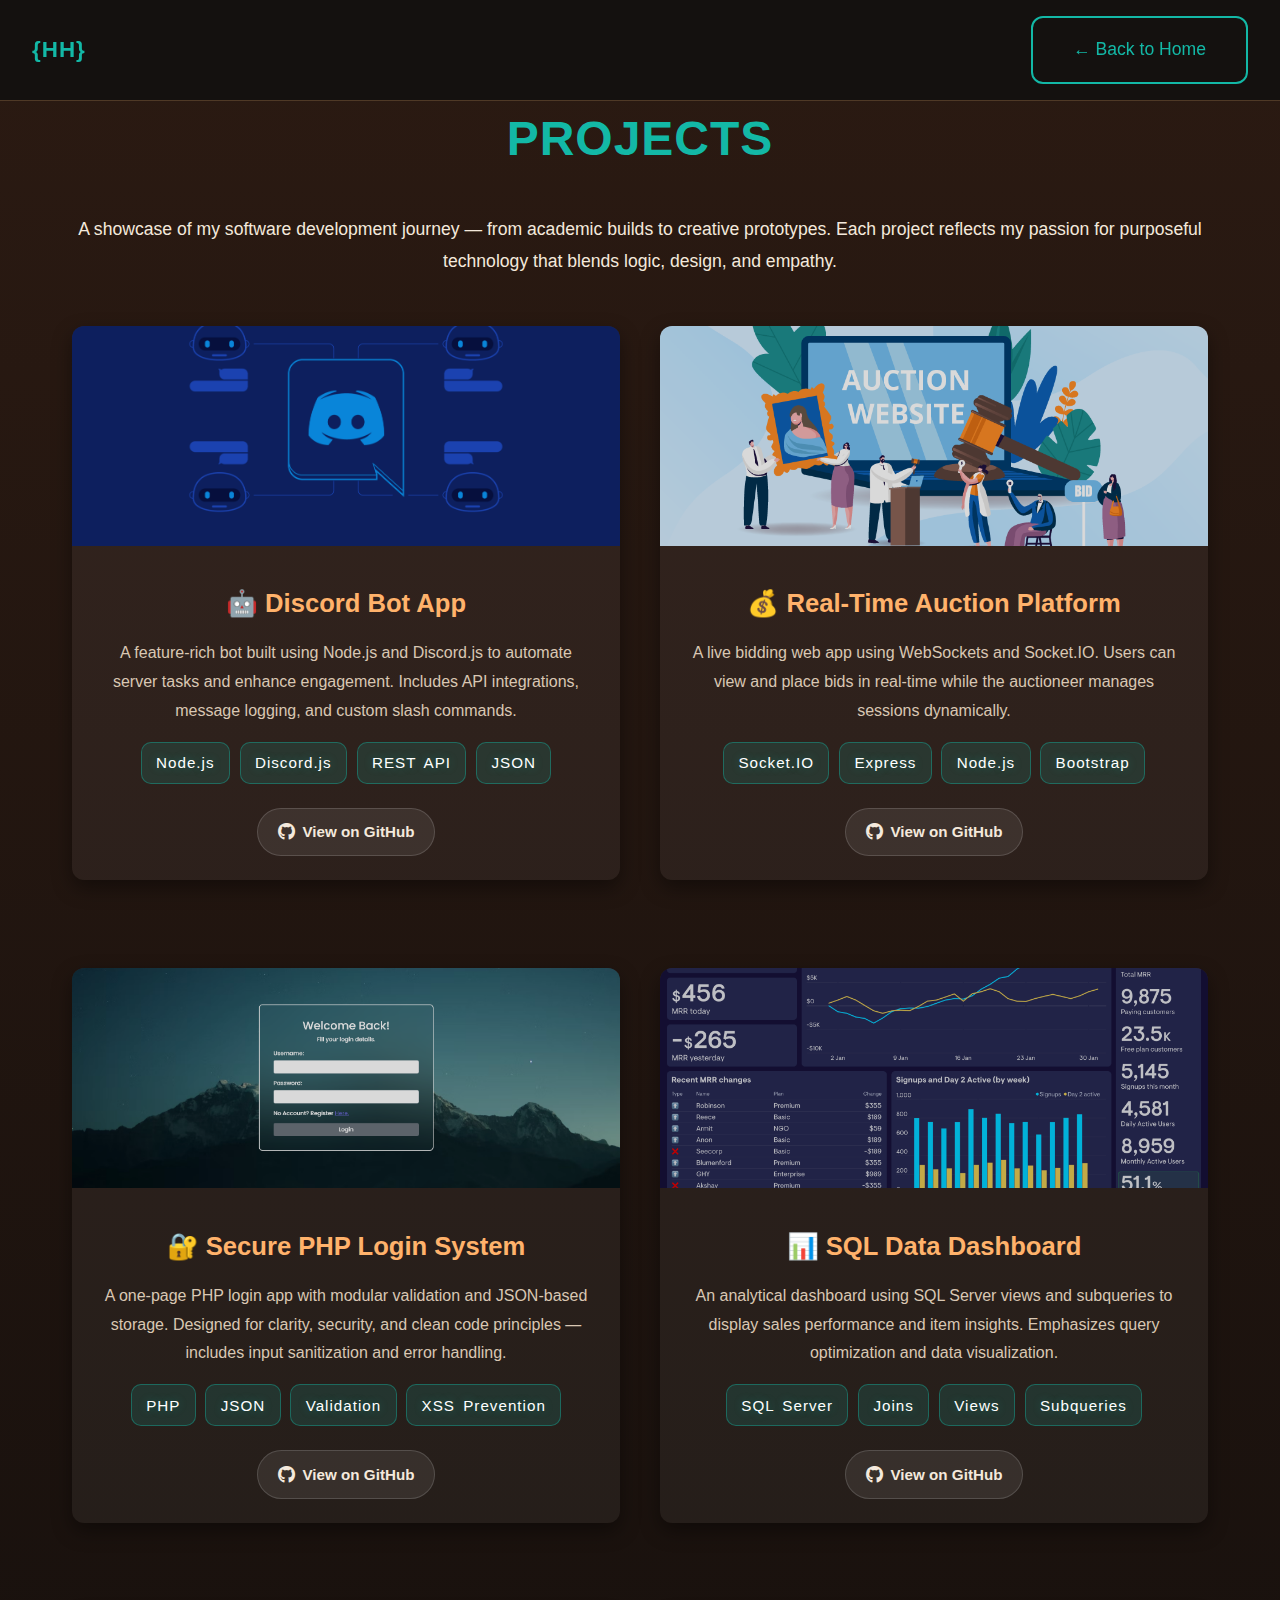
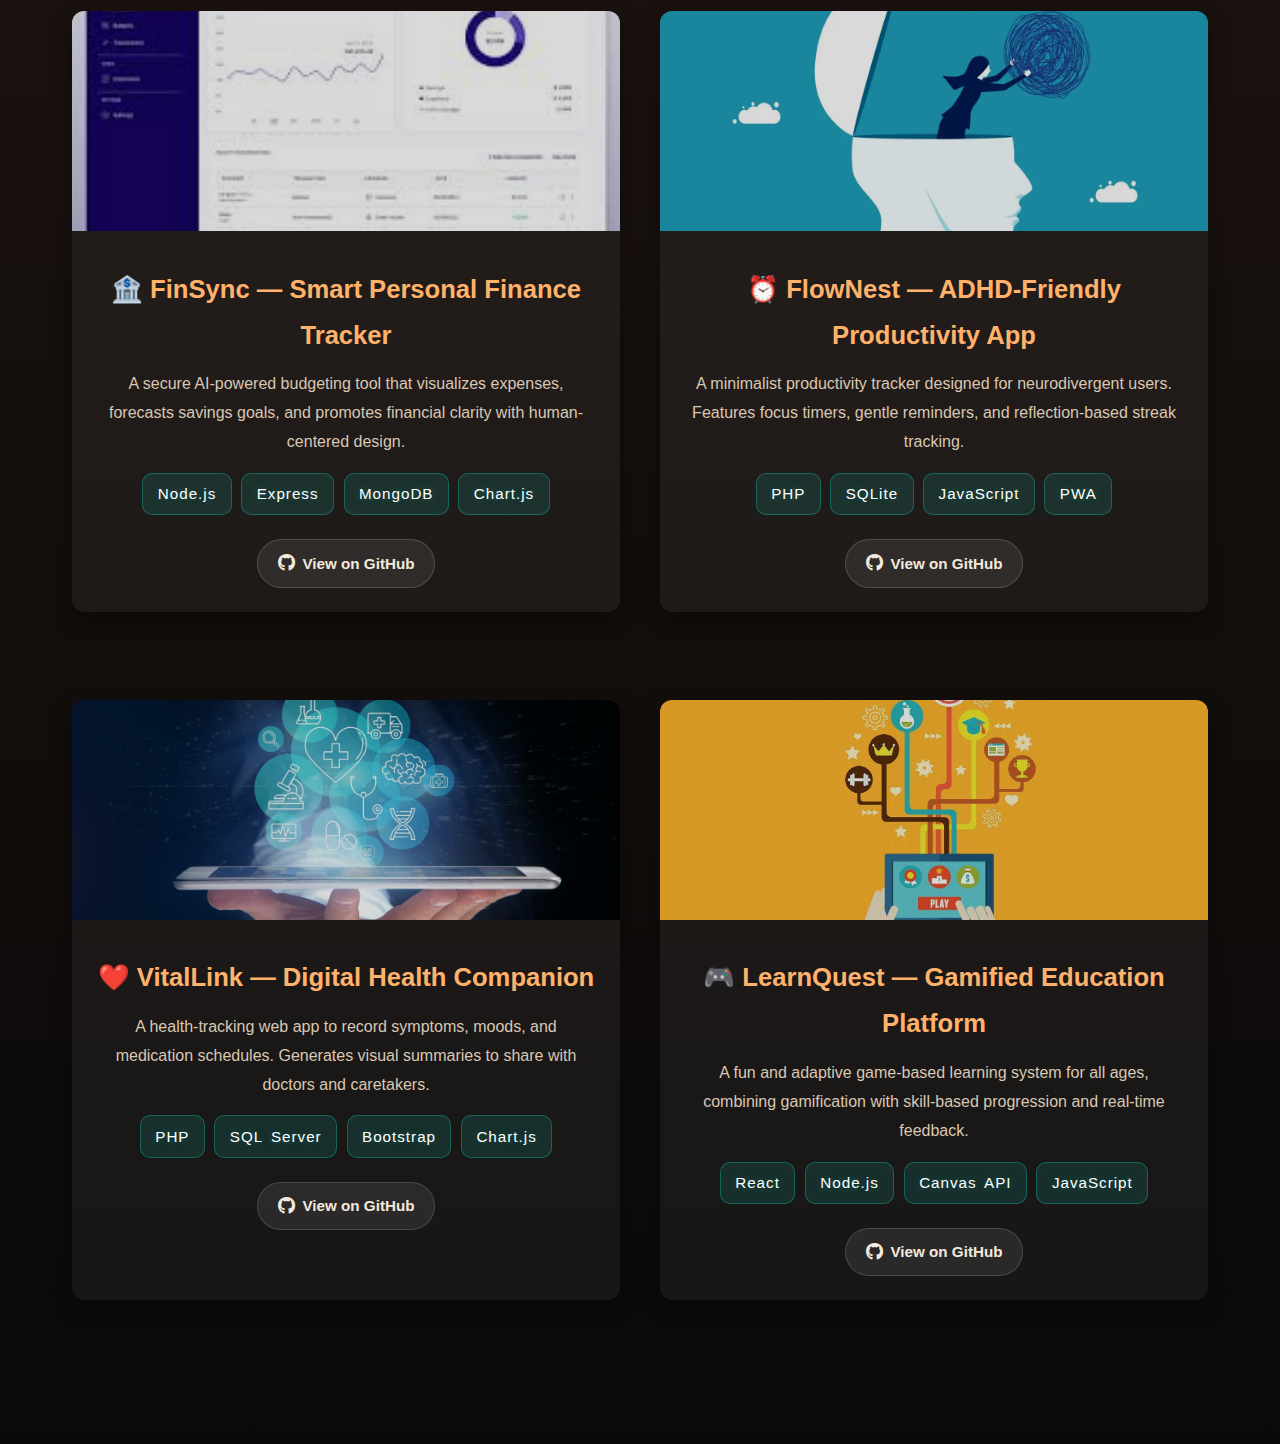
<file: projects.html>
<!DOCTYPE html>
<html lang="en">
<head>
  <meta charset="UTF-8" />
  <meta name="viewport" content="width=device-width, initial-scale=1.0" />
  <title>Projects | Hasiba Homayoun</title>
  <link rel="stylesheet" href="style.css" />
  <link rel="stylesheet" href="https://cdnjs.cloudflare.com/ajax/libs/font-awesome/6.5.0/css/all.min.css">
</head>

<body>
  <!-- NAVBAR -->
  <nav class="navbar">
    <div class="navbar-brand">{HH}</div>
    <a href="index.html" class="btn-outline">← Back to Home</a>
  </nav>

  <!-- PROJECTS PAGE -->
  <section class="projects-page">
    <div class="container">
      <h1 class="section-title">Projects</h1>
      <p class="projects-intro">
        A showcase of my software development journey — from academic builds to creative prototypes.  
        Each project reflects my passion for purposeful technology that blends logic, design, and empathy.
      </p>

      <!-- === ALL PROJECTS === -->
      <div class="projects-grid">

        <!-- Discord Bot -->
        <div class="project-card" id="discordbot">
          <div class="project-thumb">
            <img src="images/discord_bot.png" alt="Discord Bot App" />
          </div>
          <div class="project-info">
            <h3>🤖 Discord Bot App</h3>
            <p>
              A feature-rich bot built using Node.js and Discord.js to automate server tasks and enhance engagement. 
              Includes API integrations, message logging, and custom slash commands.
            </p>
            <div class="tech-stack">
              <span>Node.js</span><span>Discord.js</span><span>REST API</span><span>JSON</span>
            </div>
            <div class="project-links">
              <a href="https://github.com/HasibaHomayoun/discord-bot" target="_blank" class="github">
                <i class="fab fa-github"></i> View on GitHub
              </a>
            </div>
          </div>
        </div>

        <!-- Real-Time Auction Platform -->
        <div class="project-card" id="auction">
          <div class="project-thumb">
            <img src="images/auction.webp" alt="Auction Platform" />
          </div>
          <div class="project-info">
            <h3>💰 Real-Time Auction Platform</h3>
            <p>
              A live bidding web app using WebSockets and Socket.IO.  
              Users can view and place bids in real-time while the auctioneer manages sessions dynamically.
            </p>
            <div class="tech-stack">
              <span>Socket.IO</span><span>Express</span><span>Node.js</span><span>Bootstrap</span>
            </div>
            <div class="project-links">
              <a href="https://github.com/HasibaHomayoun/auction-app" target="_blank" class="github">
                <i class="fab fa-github"></i> View on GitHub
              </a>
            </div>
          </div>
        </div>

        <!-- PHP Login App -->
        <div class="project-card" id="phplogin">
          <div class="project-thumb">
            <img src="images/login.png" alt="PHP Login System" />
          </div>
          <div class="project-info">
            <h3>🔐 Secure PHP Login System</h3>
            <p>
              A one-page PHP login app with modular validation and JSON-based storage.  
              Designed for clarity, security, and clean code principles — includes input sanitization and error handling.
            </p>
            <div class="tech-stack">
              <span>PHP</span><span>JSON</span><span>Validation</span><span>XSS Prevention</span>
            </div>
            <div class="project-links">
              <a href="https://github.com/HasibaHomayoun/php-login-app" target="_blank" class="github">
                <i class="fab fa-github"></i> View on GitHub
              </a>
            </div>
          </div>
        </div>

        <!-- SQL Dashboard -->
        <div class="project-card" id="sqldashboard">
          <div class="project-thumb">
            <img src="images/sql.png" alt="SQL Dashboard" />
          </div>
          <div class="project-info">
            <h3>📊 SQL Data Dashboard</h3>
            <p>
              An analytical dashboard using SQL Server views and subqueries to display sales performance and item insights.  
              Emphasizes query optimization and data visualization.
            </p>
            <div class="tech-stack">
              <span>SQL Server</span><span>Joins</span><span>Views</span><span>Subqueries</span>
            </div>
            <div class="project-links">
              <a href="https://github.com/HasibaHomayoun/sql-dashboard" target="_blank" class="github">
                <i class="fab fa-github"></i> View on GitHub
              </a>
            </div>
          </div>
        </div>

        <!-- FinSync -->
        <div class="project-card" id="finsync">
          <div class="project-thumb">
            <img src="images/finance.jpeg" alt="FinSync App" />
          </div>
          <div class="project-info">
            <h3>🏦 FinSync — Smart Personal Finance Tracker</h3>
            <p>
              A secure AI-powered budgeting tool that visualizes expenses, forecasts savings goals, 
              and promotes financial clarity with human-centered design.
            </p>
            <div class="tech-stack">
              <span>Node.js</span><span>Express</span><span>MongoDB</span><span>Chart.js</span>
            </div>
            <div class="project-links">
              <a href="https://github.com/HasibaHomayoun/finsync" target="_blank" class="github">
                <i class="fab fa-github"></i> View on GitHub
              </a>
            </div>
          </div>
        </div>

        <!-- FlowNest -->
        <div class="project-card" id="flownest">
          <div class="project-thumb">
            <img src="images/adhd.webp" alt="FlowNest App" />
          </div>
          <div class="project-info">
            <h3>⏰ FlowNest — ADHD-Friendly Productivity App</h3>
            <p>
              A minimalist productivity tracker designed for neurodivergent users.  
              Features focus timers, gentle reminders, and reflection-based streak tracking.
            </p>
            <div class="tech-stack">
              <span>PHP</span><span>SQLite</span><span>JavaScript</span><span>PWA</span>
            </div>
            <div class="project-links">
              <a href="https://github.com/HasibaHomayoun/flownest" target="_blank" class="github">
                <i class="fab fa-github"></i> View on GitHub
              </a>
            </div>
          </div>
        </div>

        <!-- VitalLink -->
        <div class="project-card" id="vitallink">
          <div class="project-thumb">
            <img src="images/digital.jpeg" alt="VitalLink App" />
          </div>
          <div class="project-info">
            <h3>❤️ VitalLink — Digital Health Companion</h3>
            <p>
              A health-tracking web app to record symptoms, moods, and medication schedules.  
              Generates visual summaries to share with doctors and caretakers.
            </p>
            <div class="tech-stack">
              <span>PHP</span><span>SQL Server</span><span>Bootstrap</span><span>Chart.js</span>
            </div>
            <div class="project-links">
              <a href="https://github.com/HasibaHomayoun/vitallink" target="_blank" class="github">
                <i class="fab fa-github"></i> View on GitHub
              </a>
            </div>
          </div>
        </div>

        <!-- LearnQuest -->
        <div class="project-card" id="learnquest">
          <div class="project-thumb">
            <img src="images/game.jpg" alt="LearnQuest Game" />
          </div>
          <div class="project-info">
            <h3>🎮 LearnQuest — Gamified Education Platform</h3>
            <p>
              A fun and adaptive game-based learning system for all ages, combining gamification with skill-based progression 
              and real-time feedback.
            </p>
            <div class="tech-stack">
              <span>React</span><span>Node.js</span><span>Canvas API</span><span>JavaScript</span>
            </div>
            <div class="project-links">
              <a href="https://github.com/HasibaHomayoun/learnquest" target="_blank" class="github">
                <i class="fab fa-github"></i> View on GitHub
              </a>
            </div>
          </div>
        </div>

      </div>
    </div>
  </section>
</body>
</html>
</file>
<file: style.css>
/* =========================================
HASIBA HOMAYOUN PORTFOLIO — LUXURY EDITION
Warm Turquoise + Soft Amber Theme
Clean, readable, calm, professional
========================================= */

/* === GLOBAL RESET & BASE === */
* {
  margin: 0;
  padding: 0;
  box-sizing: border-box;
}

html {
  scroll-behavior: smooth;
}

body {
  font-family: 'Poppins', sans-serif;
  font-size: 1.1rem;
  line-height: 1.8;
  background: linear-gradient(180deg, #2b1a12 0%, #0a0a0a 100%);
  color: #f4e9dc;
  overflow-x: hidden;
}

/* === COLOR VARIABLES === */
:root {
  --accent: #13b8a6;       /* warm turquoise */
  --highlight: #ffb26b;    /* soft amber */
  --text-light: #f4e9dc;
  --text-muted: #d9c7b3;
  --bg-dark: #0a0a0a;
  --bg-bronze: #2b1a12;
  --radius: 12px;
  --shadow: 0 8px 20px rgba(0, 0, 0, 0.4);
}

/* ==============================
   NAVBAR
============================== */
.navbar {
  background: rgba(15, 15, 15, 0.8);
  backdrop-filter: blur(10px);
  border-bottom: 1px solid rgba(255, 178, 107, 0.25);
  padding: 1rem 2rem;
  z-index: 1000;
  display: flex;
  align-items: center;
  justify-content: space-between;

  position: fixed;   
  top: 0;           
  left: 0;
  width: 100%;
}


.navbar-brand {
  font-weight: 700;
  font-size: 1.4rem;
  color: var(--accent);
  letter-spacing: 1px;
}

/* Hamburger */
.menu-btn {
  width: 35px;
  height: 30px;
  display: flex;
  flex-direction: column;
  justify-content: space-between;
  background: transparent;
  border: none;
  cursor: pointer;
}

.menu-btn span {
  display: block;
  width: 100%;
  height: 3px;
  background: var(--highlight);
  border-radius: 3px;
  transition: all 0.4s ease;
}

.menu-btn.open span:nth-child(1) {
  transform: translateY(12px) rotate(45deg);
}
.menu-btn.open span:nth-child(2) {
  opacity: 0;
}
.menu-btn.open span:nth-child(3) {
  transform: translateY(-12px) rotate(-45deg);
}

/* Overlay Menu */
.overlay {
  position: fixed;
  top: 0;
  left: 0;
  width: 100%;
  height: 0;
  background: rgba(10, 10, 10, 0.95);
  color: #fff;
  overflow: hidden;
  transition: height 0.5s ease;
  z-index: 1050;
  text-align: center;
}
.overlay.show {
  height: 100%;
}
.overlay-menu {
  list-style: none;
  position: absolute;
  top: 50%;
  left: 50%;
  transform: translate(-50%, -50%);
}
.overlay-menu li {
  margin: 1.5rem 0;
}
.overlay-menu a {
  color: var(--text-light);
  font-size: 2.5rem;
  text-decoration: none;
  transition: color 0.3s ease;
}
.overlay-menu a:hover {
  color: var(--accent);
}

/* ==============================
   HERO SECTION + VANTA FOG
============================== */

/* === Hero Section Layout === */
.hero {
  position: relative;
  min-height: 100vh;
  display: flex;
  flex-direction: column;
  justify-content: center;
  align-items: center;
  text-align: center;
  overflow: hidden;
  padding: 6rem 2rem 0;
  color: var(--text-light);
}

/* === VANTA FOG / FLAME BACKGROUND === */
#vanta-flame {
  position: absolute;
  top: 0;
  left: 0;
  width: 100%;
  height: 100%;
  pointer-events: none;
  opacity: 0.8;
  mix-blend-mode: screen;
  z-index: 0;
}

/* === Hero Content === */
.hero-content {
  position: relative;
  z-index: 2;
  max-width: 1000px;
  text-align: center;
}

.hero-intro {
  font-size: 4.5rem;
  font-weight: 800;
  color: var(--text-light);
  text-shadow: 0 0 25px rgba(255, 240, 200, 0.4);
}

.hero-intro .highlight {
  color: #ffffff;
}

.hero-tagline {
  font-size: 1.8rem;
  color: var(--text-muted);
  margin-top: 1rem;
}

.hero-description {
  margin-top: 2rem;
  max-width: 800px;
  font-size: 1.2rem;
  line-height: 1.8;
}

/* === Hero Buttons === */
.buttons {
  display: flex;
  justify-content: center;
  flex-wrap: wrap;
  gap: 1rem;
  margin-top: 2rem;  
  z-index: 2;
}


/* === Buttons === */
.btn-primary,
.btn-outline {
  border-radius: var(--radius);
  padding: 1rem 2.5rem;
  font-size: 1.1rem;
  text-decoration: none;
  transition: all 0.3s ease;
}

.btn-primary {
  background-color: var(--accent);
  color: var(--bg-dark);
}
.btn-primary:hover {
  background-color: var(--highlight);
  color: var(--bg-dark);
}

.btn-outline {
  border: 2px solid var(--accent);
  color: var(--accent);
}
.btn-outline:hover {
  background-color: var(--accent);
  color: var(--bg-dark);
}

/* === Scroll indicator === */
.scroll-down {
  position: absolute;
  bottom: 2rem;
  text-align: center;
  color: var(--text-muted);
  font-size: 0.9rem;
}
.arrow {
  display: inline-block;
  width: 18px;
  height: 18px;
  border-bottom: 2px solid var(--text-muted);
  border-right: 2px solid var(--text-muted);
  transform: rotate(45deg);
  animation: arrowBounce 2s infinite;
}
@keyframes arrowBounce {
  0%, 20%, 50%, 80%, 100% { transform: rotate(45deg) translateY(0); }
  40% { transform: rotate(45deg) translateY(10px); }
  60% { transform: rotate(45deg) translateY(5px); }
}

/* === Fog fade-out mask (Warm Ember Fade) === */
#vanta-flame::after {
  content: "";
  position: absolute;
  bottom: 0;
  left: 0;
  width: 100%;
  height: 65%;
  pointer-events: none;
  z-index: 1;
  background: linear-gradient(
    to bottom,
    rgba(10, 10, 10, 0) 0%,
    rgba(160, 82, 45, 0.15) 35%,
    rgba(210, 105, 30, 0.35) 55%,
    rgba(139, 69, 19, 0.65) 75%,
    rgba(43, 29, 19, 0.9) 100%
  );
  mix-blend-mode: screen;
  animation: emberGlow 8s ease-in-out infinite alternate;
  opacity: 0.9;
  transition: opacity 1.5s ease;
}

@keyframes emberGlow {
  0% { opacity: 0.9; }
  50% { opacity: 0.7; }
  100% { opacity: 0.9; }
}

.hero-photo {
  width: 400px;               
  height: 360px;
  border-radius: 50%;        
  object-fit: cover;       
  border: 3px solid var(--accent); 
  box-shadow: 0 4px 25px rgba(0, 0, 0, 0.45);
  margin-bottom: 1.5rem;
  display: block;
  margin-left: auto;
  margin-right: auto;
  transition: transform 0.3s ease;
}

.hero-photo:hover {
  transform: scale(1.03);
  box-shadow: 0 0 25px rgba(255, 178, 107, 0.6);
}



/* ==============================
   ABOUT SECTION
============================== */
.about-section {
  padding: 8rem 2rem;
  text-align: center;
}

.section-title {
  font-size: 3rem;
  font-weight: 800;
  margin-bottom: 2rem;
  color: var(--accent);
  text-transform: uppercase;
  letter-spacing: 1px;
}

.about-content p {
  font-size: 1.2rem;
  color: var(--text-muted);
  margin: 1rem auto;
  max-width: 850px;
}

/* Traits */
.traits {
  display: grid;
  grid-template-columns: repeat(auto-fit, minmax(250px, 1fr));
  gap: 2rem;
  margin-top: 3rem;
}

.trait-card {
  background: rgba(255, 255, 255, 0.05);
  border: 1px solid rgba(255, 255, 255, 0.1);
  border-radius: var(--radius);
  padding: 2rem;
  box-shadow: var(--shadow);
  transition: all 0.3s ease;
}
.trait-card:hover {
  transform: translateY(-5px);
  box-shadow: 0 0 25px rgba(255, 178, 107, 0.3);
}
.trait-card h4 {
  color: var(--highlight);
  margin-bottom: 1rem;
}

/* EDUCATION */
.education-section{ padding:8rem 2rem; text-align:center; }
.edu-list{ max-width:900px; margin:2rem auto; text-align:left; }
.edu-item{
  background: rgba(255,255,255,0.05);
  border: 1px solid rgba(255,255,255,0.12);
  border-radius: var(--radius);
  padding: 1.5rem 1.75rem;
  box-shadow: var(--shadow);
}
.edu-item h3{ color: var(--highlight); margin-bottom: .25rem; }
.edu-meta{ color: var(--text-muted); margin-bottom: .75rem; }
.edu-item ul{ margin-left: 1rem; }
.edu-item li{ color: var(--text-light); margin: .35rem 0; }

/* === CERTIFICATION PROGRESS BARS === */
.certification {
  margin: 1.2rem 0;
}

.progress-bar {
  background: rgba(255, 255, 255, 0.08);
  border: 1px solid rgba(255, 255, 255, 0.15);
  border-radius: 10px;
  height: 14px;
  width: 100%;
  overflow: hidden;
  box-shadow: inset 0 0 8px rgba(0, 0, 0, 0.4);
}

.progress-fill {
  height: 100%;
  background: linear-gradient(90deg, var(--accent), var(--highlight));
  border-radius: 10px;
  box-shadow: 0 0 12px rgba(19, 184, 166, 0.6);
  transition: width 1s ease;
}

/* ==============================
   PROJECTS
============================== */
.featured-section {
  padding: 8rem 2rem;
  border-top: 1px solid rgba(255, 255, 255, 0.05);
  text-align: center;
}

.projects-grid {
  display: grid;
  grid-template-columns: repeat(2, 1fr); 
  gap: 2.5rem;
  margin-top: 3rem;
  justify-items: center;
}

.button-container {
  text-align: center;
  margin-top: 4rem;      
  position: relative;
  z-index: 5;             
}

.button-container .btn-outline {
  font-weight: 600;
  padding: 1rem 2.5rem;
  border-radius: var(--radius);
  font-size: 1.1rem;
  transition: all 0.3s ease;
}


.button-container .btn-outline:hover {
  background: var(--accent);
  color: var(--bg-dark);
  box-shadow: 0 0 15px rgba(19, 184, 166, 0.6);
  transform: scale(1.05);
}


.project-card {
  background: rgba(255, 255, 255, 0.05);
  border-radius: var(--radius);
  overflow: hidden;
  box-shadow: var(--shadow);
  transition: all 0.4s ease;
}
.project-card:hover {
  transform: translateY(-8px);
  box-shadow: 0 0 25px rgba(255, 178, 107, 0.3);
}
.project-thumb img {
  width: 100%;
  height: 220px;
  object-fit: cover;
  filter: brightness(85%);
  transition: 0.3s ease;
}
.project-card:hover .project-thumb img {
  filter: brightness(100%);
}
.project-info {
  padding: 1.5rem;
}
.project-info h3 {
  color: var(--highlight);
  font-size: 1.6rem;
  margin-bottom: 0.8rem;
}
.project-info p {
  color: var(--text-muted);
  font-size: 1rem;
  margin-bottom: 1rem;
}

/* === Project Tech Stack Styling === */
.tech-stack {
  display: flex;
  flex-wrap: wrap;               
  gap: 0.6rem;                
  margin-top: 1rem;
  justify-content: center;
}

.tech-stack span {
  display: inline-block;
  background: rgba(19, 184, 166, 0.15); 
  color: #ffffff;                       
  padding: 0.4rem 0.9rem;
  border-radius: 10px;
  font-size: 0.95rem;
  letter-spacing: 1px;
  word-spacing: 3px;
  text-shadow: 0 0 8px rgba(19, 184, 166, 0.35);
  border: 1px solid rgba(19, 184, 166, 0.4);
  transition: all 0.3s ease;
}

.tech-stack span:hover {
  background: rgba(255, 178, 107, 0.25); 
  border-color: rgba(255, 178, 107, 0.5);
  text-shadow: 0 0 10px rgba(255, 178, 107, 0.7);
  transform: scale(1.08);
}


/* ==============================
   SKILLS
============================== */
.skills-section {
  padding: 8rem 2rem;
  text-align: center;
}

.section-intro {
  font-size: 1.1rem;
  color: var(--text-muted);
  max-width: 700px;
  margin: 0 auto 3rem;
}

.skills-track {
  display: flex;
  gap: 40px;
  animation: scrollSkills 40s linear infinite;
  width: max-content;
  margin: auto;
}
@keyframes scrollSkills {
  from { transform: translateX(0); }
  to { transform: translateX(-50%); }
}
.skill-item {
  flex: 0 0 auto;
  text-align: center;
  color: var(--text-light);
  transition: transform 0.3s ease, color 0.3s ease;
}
.skill-item:hover {
  transform: scale(1.15);
  color: var(--highlight);
}
/* === Make Skill Icons Larger & Balanced === */
.skill-item i {
  font-size: 6rem;
  display: block;
  margin-bottom: 0.5rem;
}

.skill-item p {
  font-size: 1rem;
  margin-top: 0.3rem;
  color: var(--text-light);
}


.skill-item:hover i {
  transform: scale(1.2);
  filter: drop-shadow(0 0 10px rgba(255, 178, 107, 0.5));
  color: var(--highlight);
}

/* === BADGES SECTION === */
.badges {
  margin-top: 3.5rem; 
}

@media (min-width: 768px) {
  .badges {
    margin-top: 4rem;
  }
}

/* ==============================
   SOFT SKILLS
============================== */
.soft-skills-section {
  padding: 8rem 2rem;
  text-align: center;
}

/* === Space between heading and paragraph in Soft Skills === */
.soft-skills-section .section-title {
  margin-bottom: 1.5rem; 
}

.soft-skills-section .section-intro {
  margin-top: 1rem; 
}

.soft-skill-card {
  background: rgba(255, 255, 255, 0.05);
  border-radius: var(--radius);
  padding: 2rem;
  transition: all 0.3s ease;
}
.soft-skill-card:hover {
  transform: translateY(-5px);
  box-shadow: 0 0 20px rgba(255, 178, 107, 0.25);
}
.soft-skills-grid {
  display: grid;
  grid-template-columns: repeat(auto-fit, minmax(300px, 1fr)); 
  gap: 2.5rem;
  margin-top: 3rem;
  justify-items: center;
}

/* Force two rows (even if there are 6 cards) */
@media (min-width: 900px) {
  .soft-skills-grid {
    grid-template-columns: repeat(3, 1fr); 
  }
}
.soft-skill-card {
  height: 100%;
}

.soft-skill-card .icon {
  font-size: 3rem;         
  margin-bottom: 1rem;      
  display: block;          
}


/* ==============================
   CONNECT
============================== */
.connect-section {
  padding: 8rem 2rem;
  text-align: center;
}

/* Social icons layout */
.social-links {
  display: flex;
  justify-content: center;
  gap: 3rem;
  flex-wrap: wrap;
  margin: 3rem 0;
}

/* Icon + label container */
.social-icon {
  display: flex;
  flex-direction: column; 
  align-items: center;
  text-decoration: none;
  color: var(--text-light);
  transition: all 0.3s ease;
  font-size: 1rem; 
}

/* Icon styling */
.social-icon i {
  font-size: 3rem;          
  margin-bottom: 0.6rem;
  color: var(--accent);     
  transition: all 0.3s ease;
}

/* Label styling */
.social-icon span {
  display: block;
  font-size: 1rem;
  margin-top: 0.2rem;
  color: var(--text-light);
  text-transform: capitalize;
  letter-spacing: 0.5px;
}

/* Hover glow effect */
.social-icon:hover i,
.social-icon:hover span {
  color: var(--highlight);  
  transform: scale(1.08);
  text-shadow: 0 0 8px rgba(255, 178, 107, 0.6);
}


.social-icon.coming-soon i,
.social-icon.coming-soon span {
  color: rgba(255, 255, 255, 0.3);
  cursor: not-allowed;
  text-shadow: none;
}

/* Contact Form Styles  */
.contact-form input,
.contact-form textarea {
  width: 100%;
  border-radius: var(--radius);
  background: rgba(255, 255, 255, 0.05);
  border: 1px solid rgba(255, 255, 255, 0.15);
  color: var(--text-light);
  padding: 1rem;
  font-size: 1rem;
}
.contact-form button {
  width: 100%;
  border-radius: var(--radius);
  background: var(--accent);
  color: var(--bg-dark);
  font-weight: 600;
  padding: 1rem;
  transition: 0.3s ease;
}
.contact-form button:hover {
  background: var(--highlight);
}

/* === Spacing Between Form Fields === */
.contact-form .form-group {
  margin-bottom: 1.5rem; 
}

@media (min-width: 768px) {
  .contact-form .form-group {
    margin-bottom: 2rem;
  }
}


/* === Email Copied Tooltip === */
.icon-with-tooltip {
  position: relative;
  display: inline-flex;
  justify-content: center;
  align-items: center;
}

.tooltip {
  position: absolute;
  bottom: -2rem;              
  left: 50%;
  transform: translateX(-50%);
  background: rgba(0, 0, 0, 0.85); 
  color: #fff;                
  padding: 0.3rem 0.8rem;
  border-radius: 1rem;        
  font-size: 0.8rem;
  opacity: 0;                  
  pointer-events: none;
  transition: opacity 0.3s ease;
  white-space: nowrap;
  z-index: 10;
}

.tooltip.show {
  opacity: 1;                 
}





/* ==============================
   ANIMATIONS
============================== */
.fade-up {
  opacity: 0;
  transform: translateY(30px);
  animation: fadeUp 1s ease forwards;
}
@keyframes fadeUp {
  to {
    opacity: 1;
    transform: translateY(0);
  }
}

html {
  scroll-behavior: smooth;
}

/* === Projects Page Layout === */
.projects-page {
  padding: 6rem 2rem;      
  margin: 0 auto;         
  max-width: 1200px;      
  text-align: center;
}

.projects-page h1 {
  color: var(--accent);
  font-size: 3rem;
  margin-bottom: 2rem;
}

.projects-page .project-card {
  margin-bottom: 3rem;     
}
/* ==============================
   PROJECT LINKS (GITHUB BUTTONS)
============================== */
.project-links {
  display: flex;
  justify-content: center;
  margin-top: 1.5rem;
}

.project-links a.github {
  display: inline-flex;
  align-items: center;
  gap: 0.5rem;
  text-decoration: none;
  padding: 0.6rem 1.2rem;
  border-radius: 50px;
  background: rgba(255, 255, 255, 0.08);
  color: var(--text-light);
  border: 1px solid rgba(255, 255, 255, 0.15);
  font-weight: 600;
  font-size: 0.95rem;
  transition: all 0.3s ease;
}


.project-links a.github:hover {
  background: var(--accent);
  color: var(--bg-dark);
  box-shadow: 0 0 14px rgba(19, 184, 166, 0.6);
  transform: translateY(-2px);
}


.project-card {
  margin-bottom: 4rem;
}


.project-links i {
  font-size: 1.1rem;
}
</file>
